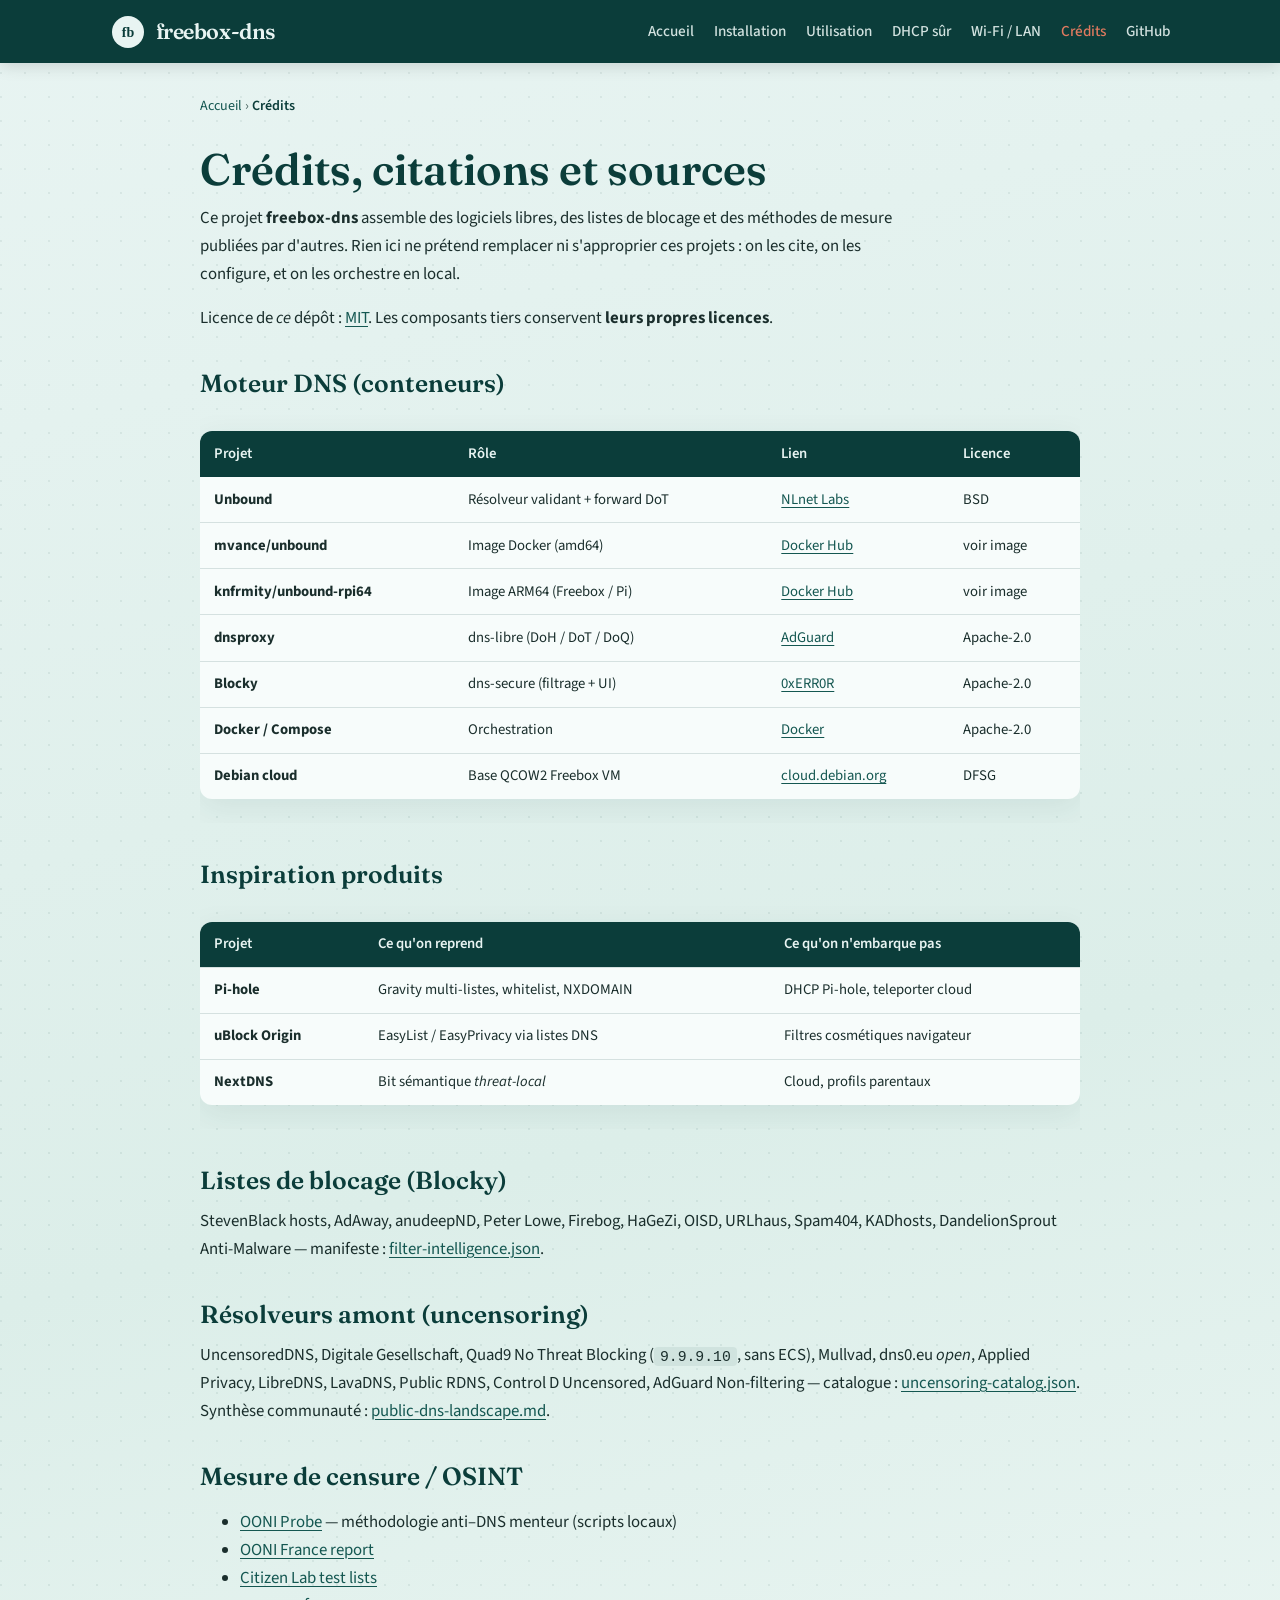
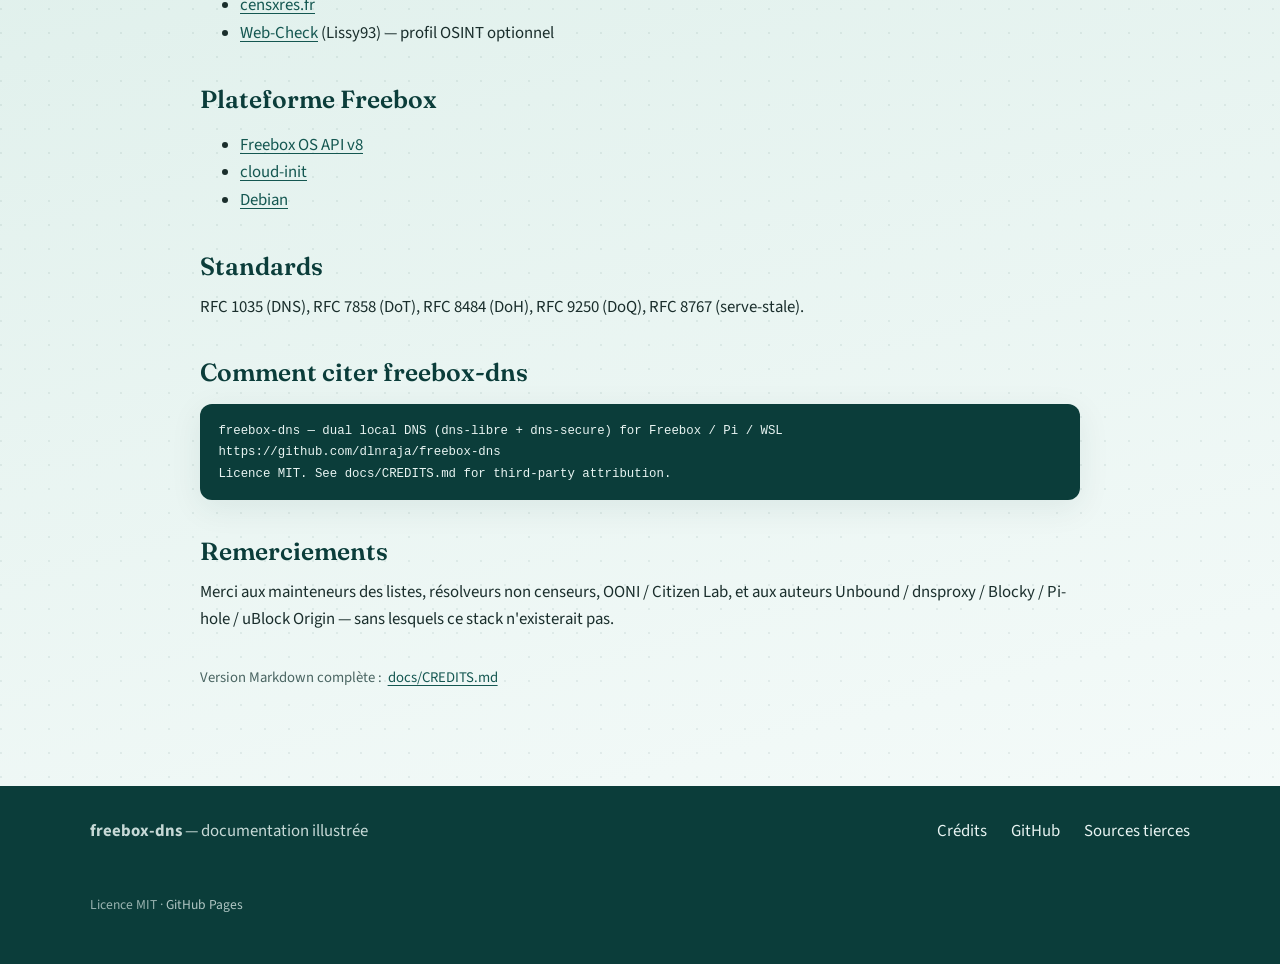
<file: site/credits.html>
<!DOCTYPE html>
<html lang="fr">
<head>
  <meta charset="UTF-8">
  <meta name="viewport" content="width=device-width, initial-scale=1">
  <title>Crédits et sources — freebox-dns</title>
  <meta name="description" content="Attribution des logiciels libres, listes de blocage et méthodes cités par freebox-dns.">
  <link rel="preconnect" href="https://fonts.googleapis.com">
  <link rel="preconnect" href="https://fonts.gstatic.com" crossorigin>
  <link href="https://fonts.googleapis.com/css2?family=Fraunces:opsz,wght@9..144,600;9..144,700&family=Source+Sans+3:wght@400;500;600;700&display=swap" rel="stylesheet">
  <link rel="stylesheet" href="assets/style.css">
</head>
<body>
  <header class="site-header">
    <div class="header-inner">
      <a class="brand" href="index.html">
        <svg class="brand-mark" viewBox="0 0 36 36" aria-hidden="true"><circle cx="18" cy="18" r="16" fill="#E8F4F2"/><text x="18" y="23" text-anchor="middle" font-family="Georgia,serif" font-size="14" font-weight="700" fill="#0B3D3A">fb</text></svg>
        <span class="brand-text">freebox-dns</span>
      </a>
      <button class="nav-toggle" type="button" aria-expanded="false" aria-controls="site-nav" aria-label="Menu">☰</button>
      <nav id="site-nav" class="site-nav" aria-label="Navigation principale">
        <ul>
          <li><a href="index.html">Accueil</a></li>
          <li><a href="guides/install.html">Installation</a></li>
          <li><a href="guides/usage.html">Utilisation</a></li>
          <li><a href="guides/dhcp-safe.html">DHCP sûr</a></li>
          <li><a href="guides/wifi-lan.html">Wi‑Fi / LAN</a></li>
          <li><a href="credits.html" aria-current="page">Crédits</a></li>
          <li><a href="https://github.com/dlnraja/freebox-dns">GitHub</a></li>
        </ul>
      </nav>
    </div>
  </header>

  <main>
    <nav class="breadcrumb" aria-label="Fil d'Ariane">
      <a href="index.html">Accueil</a> › <span aria-current="page">Crédits</span>
    </nav>

    <h1>Crédits, citations et sources</h1>
    <p class="credits-intro">Ce projet <strong>freebox-dns</strong> assemble des logiciels libres, des listes de blocage et des méthodes de mesure publiées par d'autres. Rien ici ne prétend remplacer ni s'approprier ces projets : on les cite, on les configure, et on les orchestre en local.</p>
    <p>Licence de <em>ce</em> dépôt : <a href="https://github.com/dlnraja/freebox-dns/blob/main/LICENSE">MIT</a>. Les composants tiers conservent <strong>leurs propres licences</strong>.</p>

    <h2 id="sources">Moteur DNS (conteneurs)</h2>
    <div class="credits-table-wrap">
      <table>
        <thead><tr><th>Projet</th><th>Rôle</th><th>Lien</th><th>Licence</th></tr></thead>
        <tbody>
          <tr><td><strong>Unbound</strong></td><td>Résolveur validant + forward DoT</td><td><a href="https://www.nlnetlabs.nl/projects/unbound/">NLnet Labs</a></td><td>BSD</td></tr>
          <tr><td><strong>mvance/unbound</strong></td><td>Image Docker (amd64)</td><td><a href="https://hub.docker.com/r/mvance/unbound">Docker Hub</a></td><td>voir image</td></tr>
          <tr><td><strong>knfrmity/unbound-rpi64</strong></td><td>Image ARM64 (Freebox / Pi)</td><td><a href="https://hub.docker.com/r/knfrmity/unbound-rpi64">Docker Hub</a></td><td>voir image</td></tr>
          <tr><td><strong>dnsproxy</strong></td><td>dns-libre (DoH / DoT / DoQ)</td><td><a href="https://github.com/AdguardTeam/dnsproxy">AdGuard</a></td><td>Apache-2.0</td></tr>
          <tr><td><strong>Blocky</strong></td><td>dns-secure (filtrage + UI)</td><td><a href="https://github.com/0xERR0R/blocky">0xERR0R</a></td><td>Apache-2.0</td></tr>
          <tr><td><strong>Docker / Compose</strong></td><td>Orchestration</td><td><a href="https://docs.docker.com/compose/">Docker</a></td><td>Apache-2.0</td></tr>
          <tr><td><strong>Debian cloud</strong></td><td>Base QCOW2 Freebox VM</td><td><a href="https://cloud.debian.org/">cloud.debian.org</a></td><td>DFSG</td></tr>
        </tbody>
      </table>
    </div>

    <h2>Inspiration produits</h2>
    <div class="credits-table-wrap">
      <table>
        <thead><tr><th>Projet</th><th>Ce qu'on reprend</th><th>Ce qu'on n'embarque pas</th></tr></thead>
        <tbody>
          <tr><td><strong>Pi-hole</strong></td><td>Gravity multi-listes, whitelist, NXDOMAIN</td><td>DHCP Pi-hole, teleporter cloud</td></tr>
          <tr><td><strong>uBlock Origin</strong></td><td>EasyList / EasyPrivacy via listes DNS</td><td>Filtres cosmétiques navigateur</td></tr>
          <tr><td><strong>NextDNS</strong></td><td>Bit sémantique <em>threat-local</em></td><td>Cloud, profils parentaux</td></tr>
        </tbody>
      </table>
    </div>

    <h2>Listes de blocage (Blocky)</h2>
    <p>StevenBlack hosts, AdAway, anudeepND, Peter Lowe, Firebog, HaGeZi, OISD, URLhaus, Spam404, KADhosts, DandelionSprout Anti-Malware — manifeste : <a href="https://github.com/dlnraja/freebox-dns/blob/main/config/blocky/lists/filter-intelligence.json">filter-intelligence.json</a>.</p>

    <h2>Résolveurs amont (uncensoring)</h2>
    <p>UncensoredDNS, Digitale Gesellschaft, Quad9 No Threat Blocking (<code>9.9.9.10</code>, sans ECS), Mullvad, dns0.eu <em>open</em>, Applied Privacy, LibreDNS, LavaDNS, Public RDNS, Control D Uncensored, AdGuard Non-filtering — catalogue : <a href="https://github.com/dlnraja/freebox-dns/blob/main/config/upstreams/uncensoring-catalog.json">uncensoring-catalog.json</a>. Synthèse communauté : <a href="https://github.com/dlnraja/freebox-dns/blob/main/docs/public-dns-landscape.md">public-dns-landscape.md</a>.</p>

    <h2>Mesure de censure / OSINT</h2>
    <ul>
      <li><a href="https://ooni.org/">OONI Probe</a> — méthodologie anti–DNS menteur (scripts locaux)</li>
      <li><a href="https://ooni.org/post/2025-france-report/">OONI France report</a></li>
      <li><a href="https://github.com/citizenlab/test-lists">Citizen Lab test lists</a></li>
      <li><a href="https://censxres.fr/technique/">censxres.fr</a></li>
      <li><a href="https://github.com/Lissy93/web-check">Web-Check</a> (Lissy93) — profil OSINT optionnel</li>
    </ul>

    <h2>Plateforme Freebox</h2>
    <ul>
      <li><a href="https://dev.freebox.fr/">Freebox OS API v8</a></li>
      <li><a href="https://cloud-init.io/">cloud-init</a></li>
      <li><a href="https://www.debian.org/">Debian</a></li>
    </ul>

    <h2>Standards</h2>
    <p>RFC 1035 (DNS), RFC 7858 (DoT), RFC 8484 (DoH), RFC 9250 (DoQ), RFC 8767 (serve-stale).</p>

    <h2>Comment citer freebox-dns</h2>
    <pre><code>freebox-dns — dual local DNS (dns-libre + dns-secure) for Freebox / Pi / WSL
https://github.com/dlnraja/freebox-dns
Licence MIT. See docs/CREDITS.md for third-party attribution.</code></pre>

    <h2>Remerciements</h2>
    <p>Merci aux mainteneurs des listes, résolveurs non censeurs, OONI / Citizen Lab, et aux auteurs Unbound / dnsproxy / Blocky / Pi-hole / uBlock Origin — sans lesquels ce stack n'existerait pas.</p>

    <p class="doc-link">Version Markdown complète : <a href="https://github.com/dlnraja/freebox-dns/blob/main/docs/CREDITS.md">docs/CREDITS.md</a></p>
  </main>

  <footer class="site-footer">
    <div class="footer-inner">
      <div><strong>freebox-dns</strong> — documentation illustrée</div>
      <nav class="footer-links" aria-label="Pied de page">
        <a href="credits.html">Crédits</a>
        <a href="https://github.com/dlnraja/freebox-dns">GitHub</a>
        <a href="credits.html#sources">Sources tierces</a>
      </nav>
      <p class="footer-copy">Licence MIT · <a href="https://dlnraja.github.io/freebox-dns/">GitHub Pages</a></p>
    </div>
  </footer>

  <script src="assets/site.js"></script>
</body>
</html>
</file>
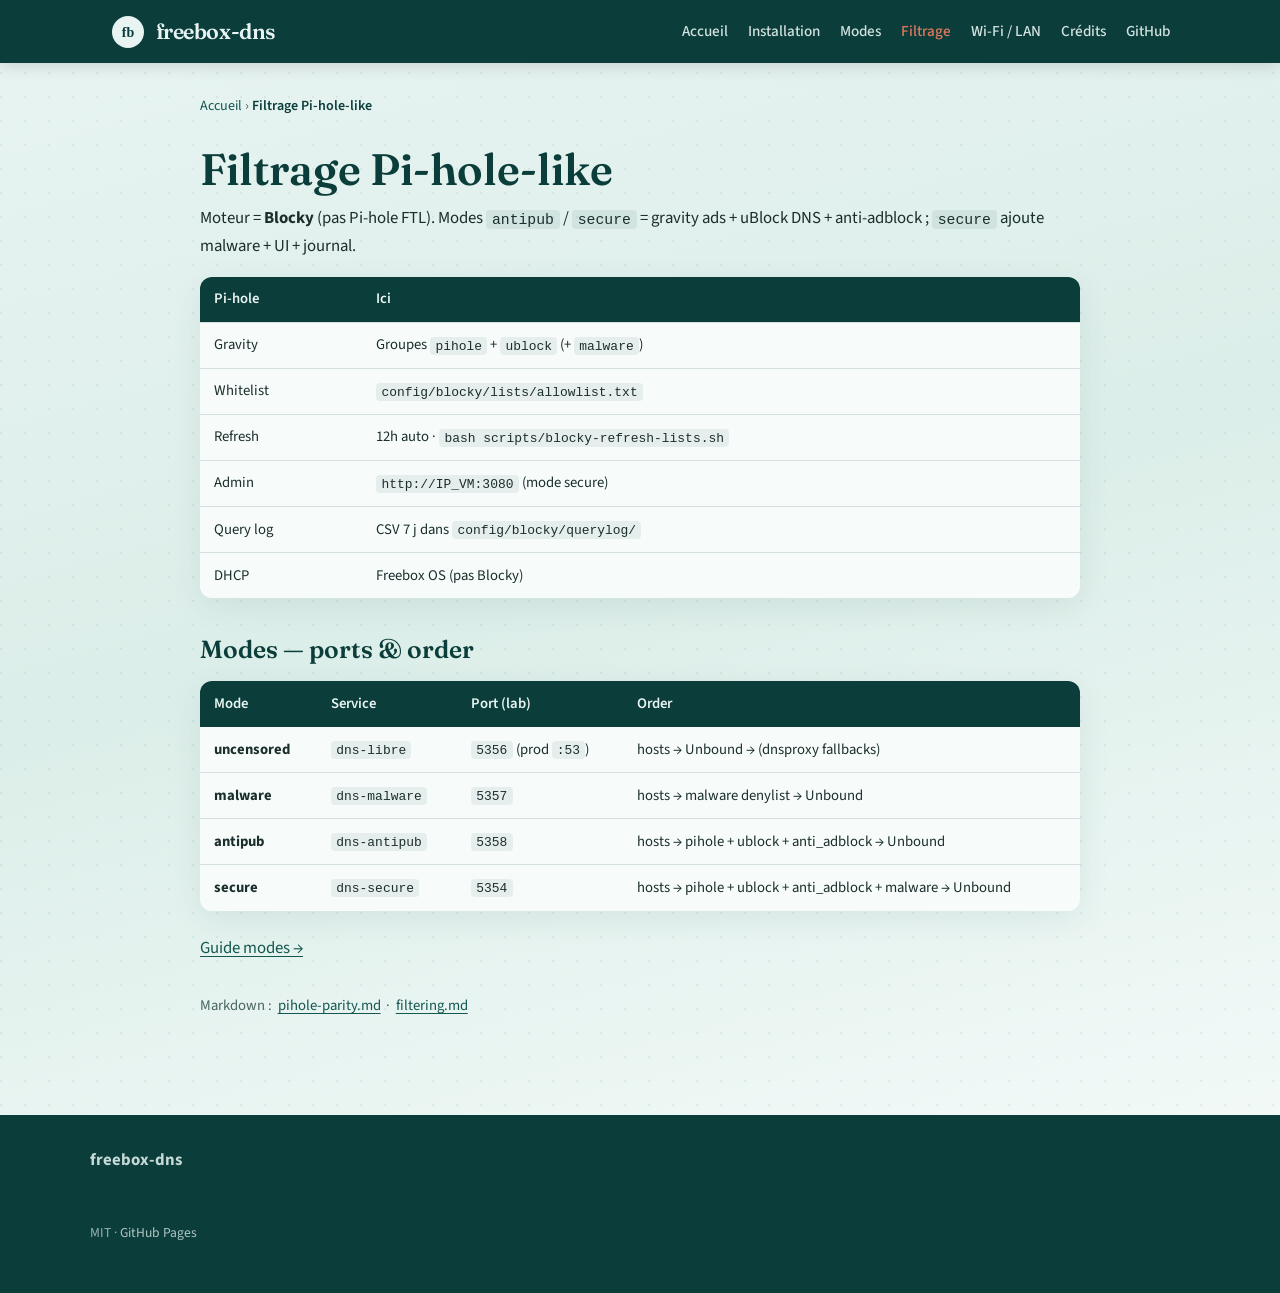
<file: site/guides/filtering.html>
<!DOCTYPE html>
<html lang="fr">
<head>
  <meta charset="UTF-8">
  <meta name="viewport" content="width=device-width, initial-scale=1">
  <title>Filtrage Pi-hole-like — freebox-dns</title>
  <meta name="description" content="Gravity Blocky : Pi-hole + uBlock DNS + anti-adblock. UI :3080, query log CSV, whitelist fichiers.">
  <link rel="preconnect" href="https://fonts.googleapis.com">
  <link rel="preconnect" href="https://fonts.gstatic.com" crossorigin>
  <link href="https://fonts.googleapis.com/css2?family=Fraunces:opsz,wght@9..144,600;9..144,700&family=Source+Sans+3:wght@400;500;600;700&display=swap" rel="stylesheet">
  <link rel="stylesheet" href="../assets/style.css">
</head>
<body>
  <header class="site-header">
    <div class="header-inner">
      <a class="brand" href="../index.html">
        <svg class="brand-mark" viewBox="0 0 36 36" aria-hidden="true"><circle cx="18" cy="18" r="16" fill="#E8F4F2"/><text x="18" y="23" text-anchor="middle" font-family="Georgia,serif" font-size="14" font-weight="700" fill="#0B3D3A">fb</text></svg>
        <span class="brand-text">freebox-dns</span>
      </a>
      <button class="nav-toggle" type="button" aria-expanded="false" aria-controls="site-nav" aria-label="Menu">☰</button>
      <nav id="site-nav" class="site-nav" aria-label="Navigation principale">
        <ul>
          <li><a href="../index.html">Accueil</a></li>
          <li><a href="install.html">Installation</a></li>
          <li><a href="modes.html">Modes</a></li>
          <li><a href="filtering.html" aria-current="page">Filtrage</a></li>
          <li><a href="wifi-lan.html">Wi‑Fi / LAN</a></li>
          <li><a href="../credits.html">Crédits</a></li>
          <li><a href="https://github.com/dlnraja/freebox-dns">GitHub</a></li>
        </ul>
      </nav>
    </div>
  </header>

  <main>
    <nav class="breadcrumb" aria-label="Fil d'Ariane">
      <a href="../index.html">Accueil</a> › <span aria-current="page">Filtrage Pi-hole-like</span>
    </nav>

    <h1>Filtrage Pi-hole-like</h1>
    <p>Moteur = <strong>Blocky</strong> (pas Pi-hole FTL). Modes <code>antipub</code> / <code>secure</code> = gravity ads + uBlock DNS + anti-adblock ; <code>secure</code> ajoute malware + UI + journal.</p>

    <table>
      <thead><tr><th>Pi-hole</th><th>Ici</th></tr></thead>
      <tbody>
        <tr><td>Gravity</td><td>Groupes <code>pihole</code> + <code>ublock</code> (+ <code>malware</code>)</td></tr>
        <tr><td>Whitelist</td><td><code>config/blocky/lists/allowlist.txt</code></td></tr>
        <tr><td>Refresh</td><td>12h auto · <code>bash scripts/blocky-refresh-lists.sh</code></td></tr>
        <tr><td>Admin</td><td><code>http://IP_VM:3080</code> (mode secure)</td></tr>
        <tr><td>Query log</td><td>CSV 7 j dans <code>config/blocky/querylog/</code></td></tr>
        <tr><td>DHCP</td><td>Freebox OS (pas Blocky)</td></tr>
      </tbody>
    </table>

    <h2>Modes — ports &amp; order</h2>
    <table>
      <thead><tr><th>Mode</th><th>Service</th><th>Port (lab)</th><th>Order</th></tr></thead>
      <tbody>
        <tr><td><strong>uncensored</strong></td><td><code>dns-libre</code></td><td><code>5356</code> (prod <code>:53</code>)</td><td>hosts → Unbound → (dnsproxy fallbacks)</td></tr>
        <tr><td><strong>malware</strong></td><td><code>dns-malware</code></td><td><code>5357</code></td><td>hosts → malware denylist → Unbound</td></tr>
        <tr><td><strong>antipub</strong></td><td><code>dns-antipub</code></td><td><code>5358</code></td><td>hosts → pihole + ublock + anti_adblock → Unbound</td></tr>
        <tr><td><strong>secure</strong></td><td><code>dns-secure</code></td><td><code>5354</code></td><td>hosts → pihole + ublock + anti_adblock + malware → Unbound</td></tr>
      </tbody>
    </table>
    <p><a href="modes.html">Guide modes →</a></p>

    <p class="doc-link">Markdown : <a href="https://github.com/dlnraja/freebox-dns/blob/main/docs/pihole-parity.md">pihole-parity.md</a> · <a href="https://github.com/dlnraja/freebox-dns/blob/main/docs/filtering.md">filtering.md</a></p>
  </main>

  <footer class="site-footer">
    <div class="footer-inner">
      <div><strong>freebox-dns</strong></div>
      <p class="footer-copy">MIT · <a href="https://dlnraja.github.io/freebox-dns/">GitHub Pages</a></p>
    </div>
  </footer>
  <script src="../assets/site.js"></script>
</body>
</html>
</file>
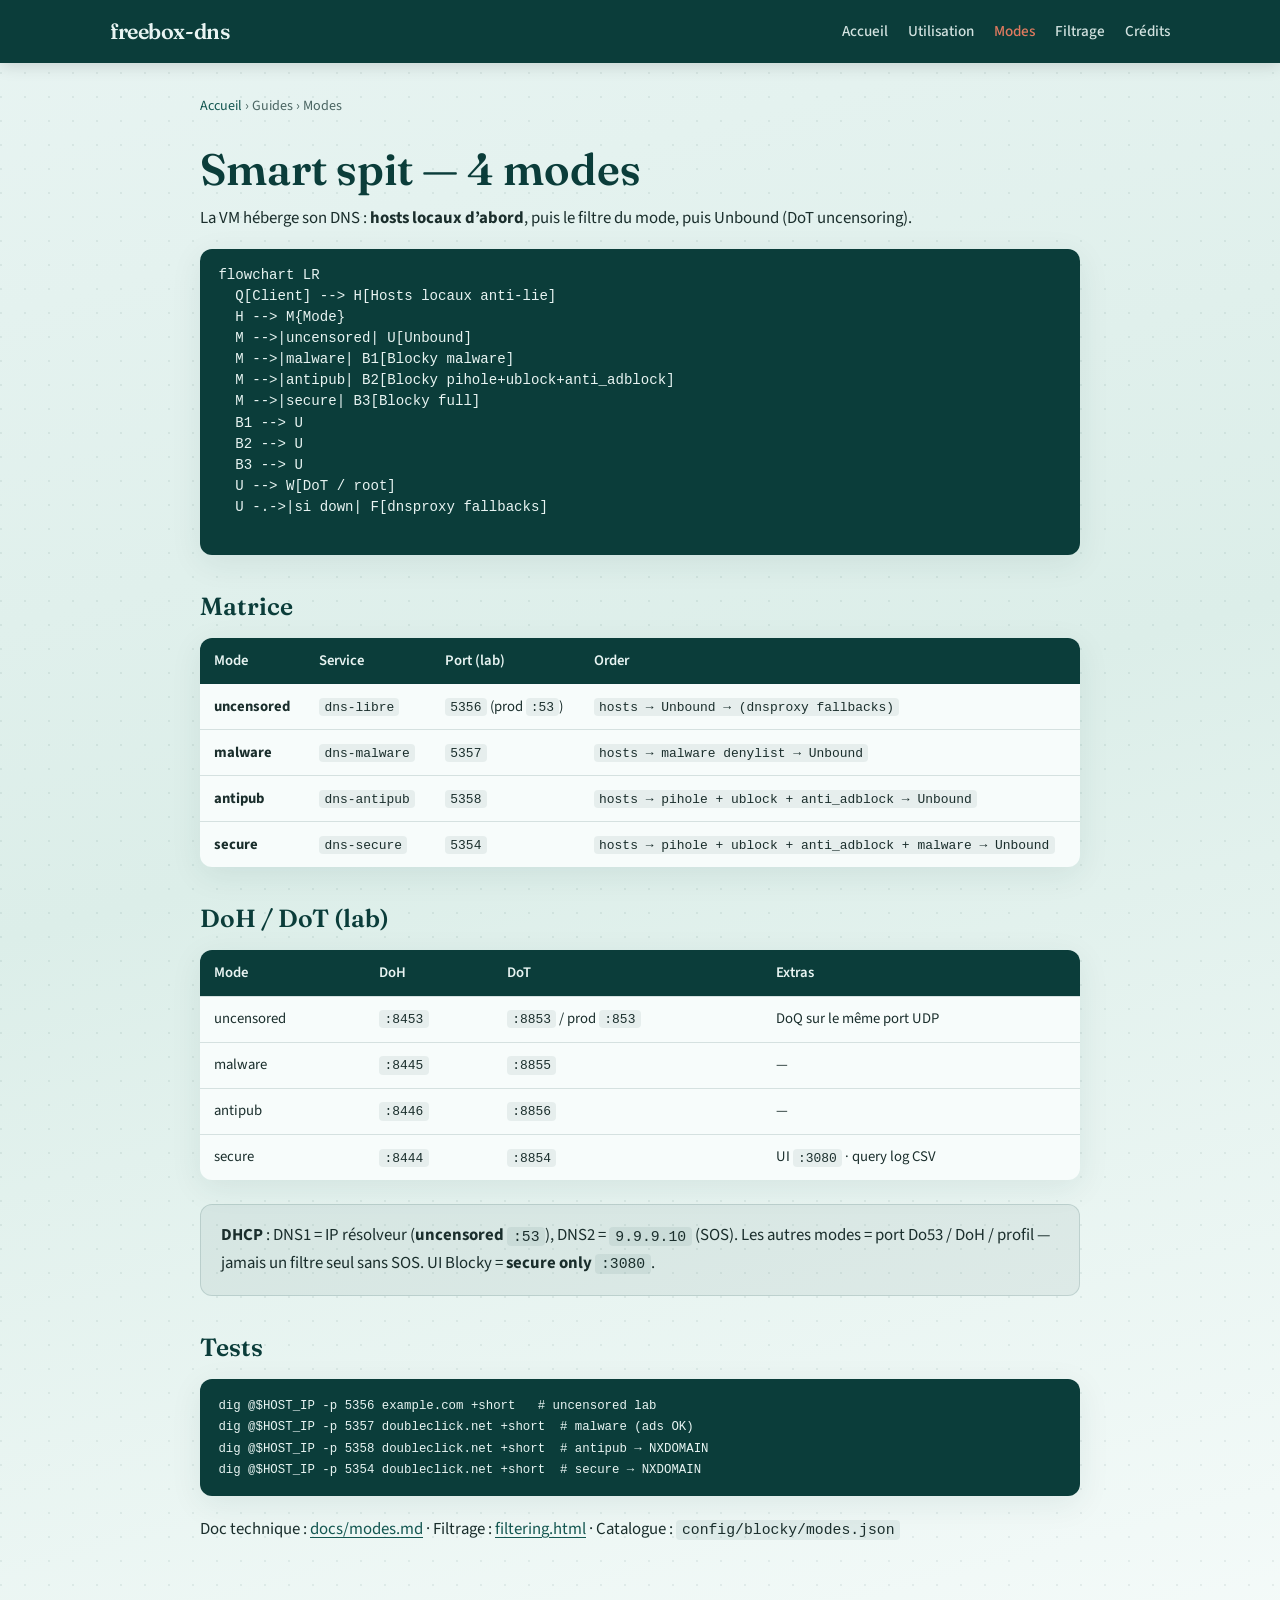
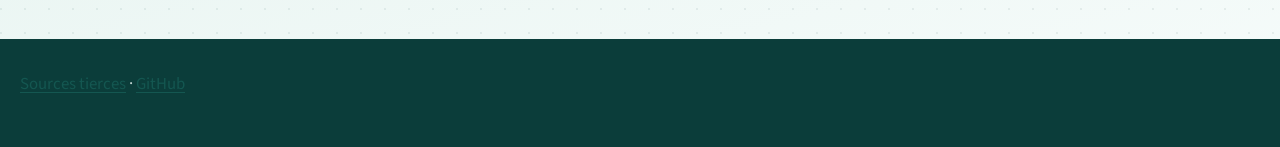
<file: site/guides/modes.html>
<!DOCTYPE html>
<html lang="fr">
<head>
  <meta charset="UTF-8">
  <meta name="viewport" content="width=device-width, initial-scale=1">
  <title>Modes DNS — freebox-dns</title>
  <meta name="description" content="Smart spit : uncensored, malware, antipub, secure — ports et ordre de résolution.">
  <link rel="preconnect" href="https://fonts.googleapis.com">
  <link href="https://fonts.googleapis.com/css2?family=Fraunces:opsz,wght@9..144,700&family=Source+Sans+3:wght@400;600&display=swap" rel="stylesheet">
  <link rel="stylesheet" href="../assets/style.css">
</head>
<body>
  <header class="site-header"><div class="header-inner">
    <a class="brand" href="../index.html"><span class="brand-text">freebox-dns</span></a>
    <nav class="site-nav"><ul>
      <li><a href="../index.html">Accueil</a></li>
      <li><a href="usage.html">Utilisation</a></li>
      <li><a href="modes.html" aria-current="page">Modes</a></li>
      <li><a href="filtering.html">Filtrage</a></li>
      <li><a href="../credits.html">Crédits</a></li>
    </ul></nav>
  </div></header>
  <main class="prose">
    <nav class="breadcrumb"><a href="../index.html">Accueil</a> › Guides › Modes</nav>
    <h1>Smart spit — 4 modes</h1>
    <p>La VM héberge son DNS : <strong>hosts locaux d’abord</strong>, puis le filtre du mode, puis Unbound (DoT uncensoring).</p>

    <pre class="mermaid">
flowchart LR
  Q[Client] --> H[Hosts locaux anti-lie]
  H --> M{Mode}
  M -->|uncensored| U[Unbound]
  M -->|malware| B1[Blocky malware]
  M -->|antipub| B2[Blocky pihole+ublock+anti_adblock]
  M -->|secure| B3[Blocky full]
  B1 --> U
  B2 --> U
  B3 --> U
  U --> W[DoT / root]
  U -.->|si down| F[dnsproxy fallbacks]
    </pre>

    <h2>Matrice</h2>
    <table>
      <thead>
        <tr><th>Mode</th><th>Service</th><th>Port (lab)</th><th>Order</th></tr>
      </thead>
      <tbody>
        <tr>
          <td><strong>uncensored</strong></td>
          <td><code>dns-libre</code></td>
          <td><code>5356</code> (prod <code>:53</code>)</td>
          <td><code>hosts → Unbound → (dnsproxy fallbacks)</code></td>
        </tr>
        <tr>
          <td><strong>malware</strong></td>
          <td><code>dns-malware</code></td>
          <td><code>5357</code></td>
          <td><code>hosts → malware denylist → Unbound</code></td>
        </tr>
        <tr>
          <td><strong>antipub</strong></td>
          <td><code>dns-antipub</code></td>
          <td><code>5358</code></td>
          <td><code>hosts → pihole + ublock + anti_adblock → Unbound</code></td>
        </tr>
        <tr>
          <td><strong>secure</strong></td>
          <td><code>dns-secure</code></td>
          <td><code>5354</code></td>
          <td><code>hosts → pihole + ublock + anti_adblock + malware → Unbound</code></td>
        </tr>
      </tbody>
    </table>

    <h2>DoH / DoT (lab)</h2>
    <table>
      <thead><tr><th>Mode</th><th>DoH</th><th>DoT</th><th>Extras</th></tr></thead>
      <tbody>
        <tr><td>uncensored</td><td><code>:8453</code></td><td><code>:8853</code> / prod <code>:853</code></td><td>DoQ sur le même port UDP</td></tr>
        <tr><td>malware</td><td><code>:8445</code></td><td><code>:8855</code></td><td>—</td></tr>
        <tr><td>antipub</td><td><code>:8446</code></td><td><code>:8856</code></td><td>—</td></tr>
        <tr><td>secure</td><td><code>:8444</code></td><td><code>:8854</code></td><td>UI <code>:3080</code> · query log CSV</td></tr>
      </tbody>
    </table>

    <div class="callout warn">
      <strong>DHCP</strong> : DNS1 = IP résolveur (<strong>uncensored</strong> <code>:53</code>), DNS2 = <code>9.9.9.10</code> (SOS). Les autres modes = port Do53 / DoH / profil — jamais un filtre seul sans SOS. UI Blocky = <strong>secure only</strong> <code>:3080</code>.
    </div>

    <h2>Tests</h2>
    <pre><code>dig @$HOST_IP -p 5356 example.com +short   # uncensored lab
dig @$HOST_IP -p 5357 doubleclick.net +short  # malware (ads OK)
dig @$HOST_IP -p 5358 doubleclick.net +short  # antipub → NXDOMAIN
dig @$HOST_IP -p 5354 doubleclick.net +short  # secure → NXDOMAIN
</code></pre>

    <p>Doc technique : <a href="https://github.com/dlnraja/freebox-dns/blob/main/docs/modes.md">docs/modes.md</a> · Filtrage : <a href="filtering.html">filtering.html</a> · Catalogue : <code>config/blocky/modes.json</code></p>
  </main>
  <footer class="site-footer"><p><a href="../credits.html">Sources tierces</a> · <a href="https://github.com/dlnraja/freebox-dns">GitHub</a></p></footer>
  <script src="../assets/site.js"></script>
</body>
</html>
</file>
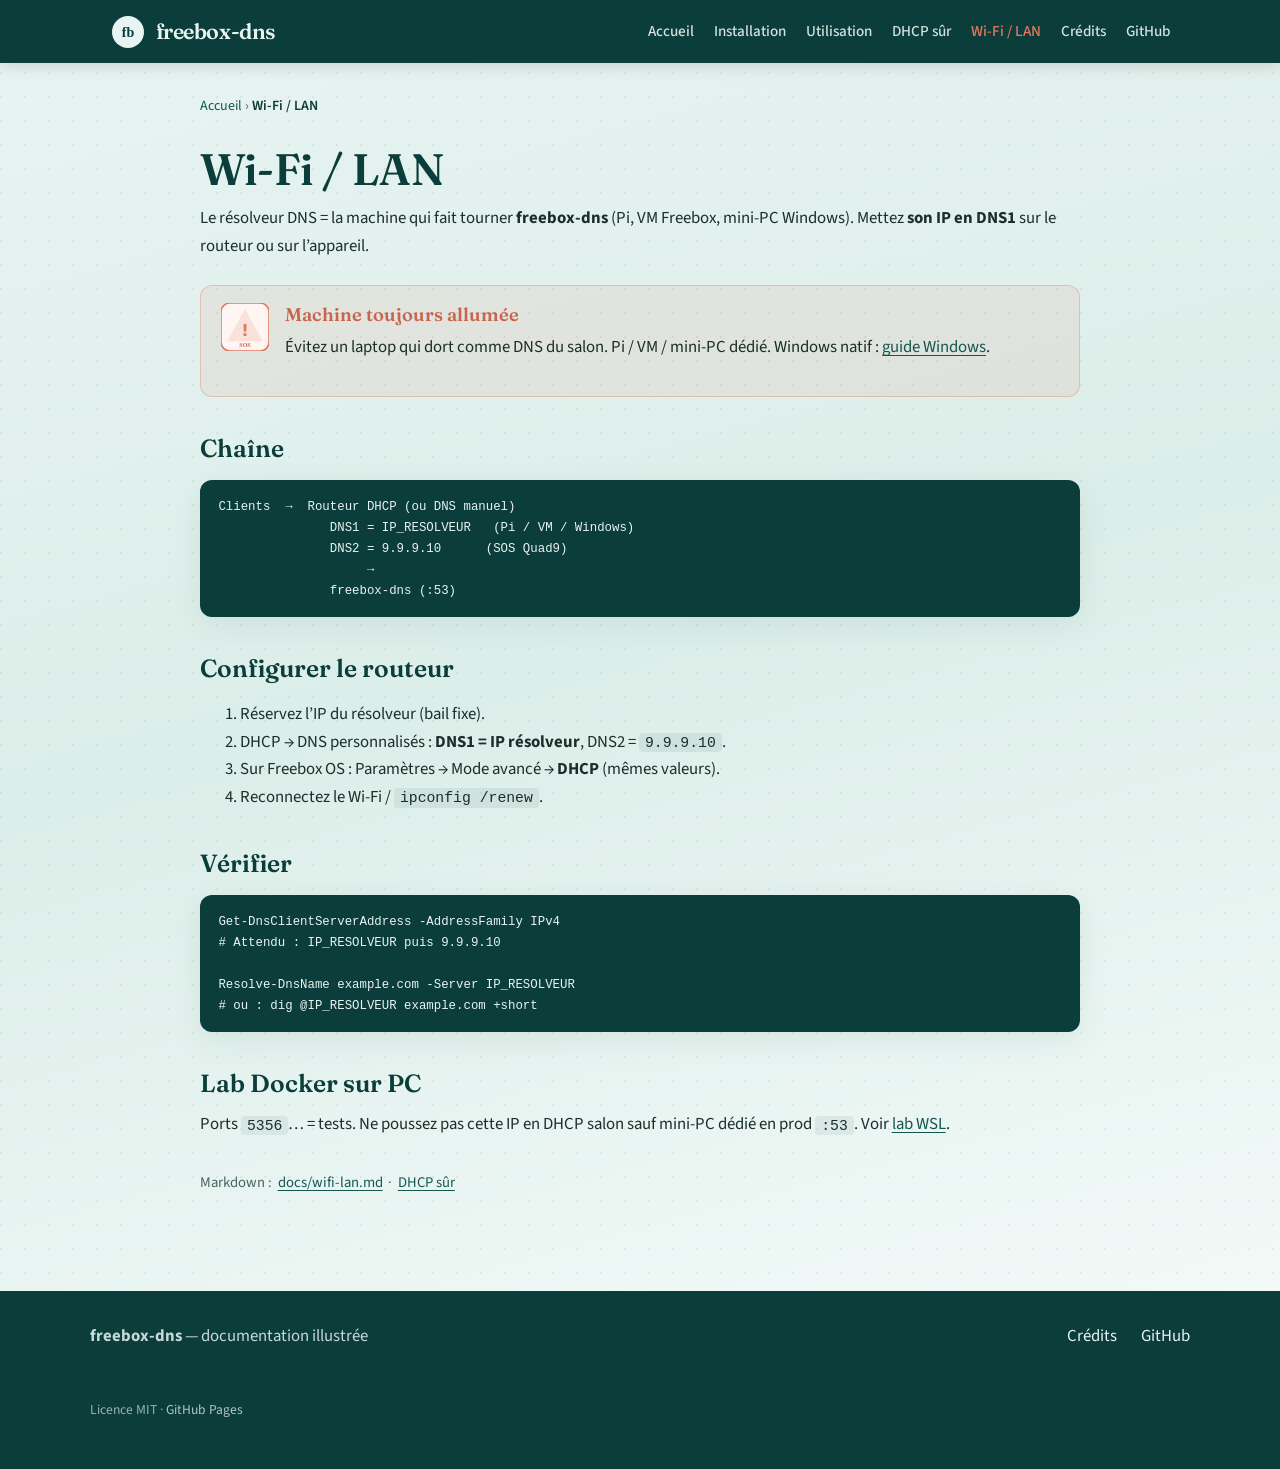
<file: site/guides/wifi-lan.html>
<!DOCTYPE html>
<html lang="fr">
<head>
  <meta charset="UTF-8">
  <meta name="viewport" content="width=device-width, initial-scale=1">
  <title>Wi‑Fi / LAN — freebox-dns</title>
  <meta name="description" content="Mettez l’IP du résolveur en DNS1 sur le routeur ou l’appareil — Pi, VM ou Windows.">
  <link rel="preconnect" href="https://fonts.googleapis.com">
  <link rel="preconnect" href="https://fonts.gstatic.com" crossorigin>
  <link href="https://fonts.googleapis.com/css2?family=Fraunces:opsz,wght@9..144,600;9..144,700&family=Source+Sans+3:wght@400;500;600;700&display=swap" rel="stylesheet">
  <link rel="stylesheet" href="../assets/style.css">
</head>
<body>
  <header class="site-header">
    <div class="header-inner">
      <a class="brand" href="../index.html">
        <svg class="brand-mark" viewBox="0 0 36 36" aria-hidden="true"><circle cx="18" cy="18" r="16" fill="#E8F4F2"/><text x="18" y="23" text-anchor="middle" font-family="Georgia,serif" font-size="14" font-weight="700" fill="#0B3D3A">fb</text></svg>
        <span class="brand-text">freebox-dns</span>
      </a>
      <button class="nav-toggle" type="button" aria-expanded="false" aria-controls="site-nav" aria-label="Menu">☰</button>
      <nav id="site-nav" class="site-nav" aria-label="Navigation principale">
        <ul>
          <li><a href="../index.html">Accueil</a></li>
          <li><a href="install.html">Installation</a></li>
          <li><a href="usage.html">Utilisation</a></li>
          <li><a href="dhcp-safe.html">DHCP sûr</a></li>
          <li><a href="wifi-lan.html" aria-current="page">Wi‑Fi / LAN</a></li>
          <li><a href="../credits.html">Crédits</a></li>
          <li><a href="https://github.com/dlnraja/freebox-dns">GitHub</a></li>
        </ul>
      </nav>
    </div>
  </header>

  <main>
    <nav class="breadcrumb" aria-label="Fil d'Ariane">
      <a href="../index.html">Accueil</a> › <span aria-current="page">Wi‑Fi / LAN</span>
    </nav>

    <h1>Wi‑Fi / LAN</h1>
    <p>Le résolveur DNS = la machine qui fait tourner <strong>freebox-dns</strong> (Pi, VM Freebox, mini-PC Windows).
    Mettez <strong>son IP en DNS1</strong> sur le routeur ou sur l’appareil.</p>

    <div class="callout-warning">
      <img class="callout-icon" src="../assets/warning-sos.svg" width="48" height="48" alt="">
      <div>
        <h3>Machine toujours allumée</h3>
        <p>Évitez un laptop qui dort comme DNS du salon. Pi / VM / mini-PC dédié. Windows natif : <a href="https://github.com/dlnraja/freebox-dns/blob/main/docs/deploy-windows.md">guide Windows</a>.</p>
      </div>
    </div>

    <h2>Chaîne</h2>
    <pre><code>Clients  →  Routeur DHCP (ou DNS manuel)
               DNS1 = IP_RESOLVEUR   (Pi / VM / Windows)
               DNS2 = 9.9.9.10      (SOS Quad9)
                    →
               freebox-dns (:53)</code></pre>

    <h2>Configurer le routeur</h2>
    <ol>
      <li>Réservez l’IP du résolveur (bail fixe).</li>
      <li>DHCP → DNS personnalisés : <strong>DNS1 = IP résolveur</strong>, DNS2 = <code>9.9.9.10</code>.</li>
      <li>Sur Freebox OS : Paramètres → Mode avancé → <strong>DHCP</strong> (mêmes valeurs).</li>
      <li>Reconnectez le Wi‑Fi / <code>ipconfig /renew</code>.</li>
    </ol>

    <h2>Vérifier</h2>
    <pre><code>Get-DnsClientServerAddress -AddressFamily IPv4
# Attendu : IP_RESOLVEUR puis 9.9.9.10

Resolve-DnsName example.com -Server IP_RESOLVEUR
# ou : dig @IP_RESOLVEUR example.com +short</code></pre>

    <h2>Lab Docker sur PC</h2>
    <p>Ports <code>5356</code>… = tests. Ne poussez pas cette IP en DHCP salon sauf mini-PC dédié en prod <code>:53</code>. Voir <a href="deploy-wsl.html">lab WSL</a>.</p>

    <p class="doc-link">Markdown : <a href="https://github.com/dlnraja/freebox-dns/blob/main/docs/wifi-lan.md">docs/wifi-lan.md</a> · <a href="dhcp-safe.html">DHCP sûr</a></p>
  </main>

  <footer class="site-footer">
    <div class="footer-inner">
      <div><strong>freebox-dns</strong> — documentation illustrée</div>
      <nav class="footer-links" aria-label="Pied de page">
        <a href="../credits.html">Crédits</a>
        <a href="https://github.com/dlnraja/freebox-dns">GitHub</a>
      </nav>
      <p class="footer-copy">Licence MIT · <a href="https://dlnraja.github.io/freebox-dns/">GitHub Pages</a></p>
    </div>
  </footer>
  <script src="../assets/site.js"></script>
</body>
</html>
</file>
<file: site/assets/style.css>
/* freebox-dns — GitHub Pages docs site */
:root {
  --ink: #0B3D3A;
  --ink-light: #145751;
  --surface: #E8F4F2;
  --surface-2: #d4ebe6;
  --white: #f7fcfb;
  --coral: #E07A5F;
  --coral-dark: #c8654c;
  --text: #1a2e2c;
  --muted: #4a6562;
  --border: rgba(11, 61, 58, 0.14);
  --shadow: 0 8px 32px rgba(11, 61, 58, 0.08);
  --radius: 12px;
  --font-display: "Fraunces", Georgia, serif;
  --font-body: "Source Sans 3", system-ui, sans-serif;
  --max-width: 920px;
}

*, *::before, *::after { box-sizing: border-box; }

html {
  scroll-behavior: smooth;
}

body {
  margin: 0;
  font-family: var(--font-body);
  font-size: 1.05rem;
  line-height: 1.65;
  color: var(--text);
  background-color: var(--surface);
  background-image:
    radial-gradient(circle at 1px 1px, rgba(11, 61, 58, 0.07) 1px, transparent 0),
    linear-gradient(165deg, var(--surface) 0%, #dceee9 45%, var(--white) 100%);
  background-size: 24px 24px, 100% 100%;
  min-height: 100vh;
}

img, svg { max-width: 100%; height: auto; }

a {
  color: var(--ink-light);
  text-decoration-thickness: 1px;
  text-underline-offset: 3px;
}

a:hover { color: var(--coral-dark); }

h1, h2, h3, h4 {
  font-family: var(--font-display);
  color: var(--ink);
  line-height: 1.25;
  font-weight: 600;
}

h1 { font-size: clamp(2rem, 5vw, 2.75rem); margin: 0 0 0.5rem; }
h2 { font-size: 1.55rem; margin: 2.25rem 0 0.75rem; }
h3 { font-size: 1.15rem; margin: 1.5rem 0 0.5rem; }

p { margin: 0 0 1rem; }

code {
  font-family: ui-monospace, "Cascadia Code", Consolas, monospace;
  font-size: 0.88em;
  background: rgba(11, 61, 58, 0.07);
  padding: 0.12em 0.4em;
  border-radius: 4px;
}

pre {
  background: var(--ink);
  color: var(--surface);
  padding: 1rem 1.15rem;
  border-radius: var(--radius);
  overflow-x: auto;
  font-size: 0.88rem;
  line-height: 1.5;
  margin: 1rem 0 1.25rem;
  box-shadow: var(--shadow);
}

pre code {
  background: none;
  padding: 0;
  color: inherit;
}

/* Header & nav */
.site-header {
  background: var(--ink);
  color: var(--surface);
  position: sticky;
  top: 0;
  z-index: 100;
  box-shadow: 0 2px 16px rgba(0, 0, 0, 0.15);
}

.header-inner {
  max-width: 1100px;
  margin: 0 auto;
  padding: 0.85rem 1.25rem;
  display: flex;
  align-items: center;
  justify-content: space-between;
  gap: 1rem;
}

.brand {
  display: flex;
  align-items: center;
  gap: 0.6rem;
  text-decoration: none;
  color: var(--surface);
}

.brand:hover { color: var(--white); }

.brand-mark {
  width: 36px;
  height: 36px;
  flex-shrink: 0;
}

.brand-text {
  font-family: var(--font-display);
  font-size: 1.35rem;
  font-weight: 600;
  letter-spacing: -0.02em;
}

.nav-toggle {
  display: none;
  background: transparent;
  border: 1px solid rgba(232, 244, 242, 0.35);
  color: var(--surface);
  padding: 0.45rem 0.65rem;
  border-radius: 8px;
  cursor: pointer;
  font-size: 1.2rem;
}

.site-nav ul {
  list-style: none;
  margin: 0;
  padding: 0;
  display: flex;
  flex-wrap: wrap;
  gap: 0.25rem 1.25rem;
}

.site-nav a {
  color: rgba(232, 244, 242, 0.9);
  text-decoration: none;
  font-size: 0.95rem;
  font-weight: 500;
}

.site-nav a:hover,
.site-nav a[aria-current="page"] {
  color: var(--coral);
}

/* Main layout */
main {
  max-width: var(--max-width);
  margin: 0 auto;
  padding: 2rem 1.25rem 3rem;
}

.hero {
  text-align: center;
  padding: 2.5rem 0 2rem;
}

.hero-sub {
  font-size: 1.1rem;
  color: var(--muted);
  max-width: 640px;
  margin: 0 auto 1.5rem;
}

.hero-en {
  font-size: 0.95rem;
  color: var(--muted);
  font-style: italic;
  margin-bottom: 2rem;
}

.badge-row {
  display: flex;
  flex-wrap: wrap;
  justify-content: center;
  gap: 0.5rem;
  margin-bottom: 1.75rem;
}

.badge {
  display: inline-block;
  background: var(--white);
  border: 1px solid var(--border);
  padding: 0.3rem 0.75rem;
  border-radius: 999px;
  font-size: 0.82rem;
  font-weight: 600;
  color: var(--ink);
}

/* Cards & grids */
.card-grid {
  display: grid;
  grid-template-columns: repeat(auto-fit, minmax(260px, 1fr));
  gap: 1.25rem;
  margin: 2rem 0;
}

.card {
  background: var(--white);
  border: 1px solid var(--border);
  border-radius: var(--radius);
  padding: 1.35rem;
  box-shadow: var(--shadow);
  transition: transform 0.15s, box-shadow 0.15s;
}

.card:hover {
  transform: translateY(-2px);
  box-shadow: 0 12px 40px rgba(11, 61, 58, 0.12);
}

.card-icon {
  width: 56px;
  height: 56px;
  margin-bottom: 0.75rem;
}

.card h3 { margin-top: 0; }

.card-link {
  display: inline-block;
  margin-top: 0.5rem;
  font-weight: 600;
  color: var(--coral);
  text-decoration: none;
}

.card-link:hover { color: var(--coral-dark); }

/* CTAs */
.cta-row {
  display: flex;
  flex-wrap: wrap;
  gap: 0.75rem;
  justify-content: center;
  margin: 2rem 0;
}

.btn {
  display: inline-flex;
  align-items: center;
  gap: 0.4rem;
  padding: 0.7rem 1.35rem;
  border-radius: 999px;
  font-weight: 600;
  font-size: 0.95rem;
  text-decoration: none;
  border: 2px solid transparent;
  transition: background 0.15s, color 0.15s, border-color 0.15s;
}

.btn-primary {
  background: var(--coral);
  color: var(--white);
}

.btn-primary:hover {
  background: var(--coral-dark);
  color: var(--white);
}

.btn-secondary {
  background: transparent;
  color: var(--ink);
  border-color: var(--ink);
}

.btn-secondary:hover {
  background: var(--ink);
  color: var(--surface);
}

/* Breadcrumb */
.breadcrumb {
  font-size: 0.88rem;
  color: var(--muted);
  margin-bottom: 1.5rem;
}

.breadcrumb a {
  color: var(--ink-light);
  text-decoration: none;
}

.breadcrumb a:hover { text-decoration: underline; }

.breadcrumb span[aria-current="page"] {
  color: var(--ink);
  font-weight: 600;
}

/* Content boxes */
.prereq-box,
.callout,
.callout-warning {
  border-radius: var(--radius);
  padding: 1.1rem 1.25rem;
  margin: 1.5rem 0;
}

.prereq-box {
  background: var(--white);
  border-left: 4px solid var(--ink-light);
  box-shadow: var(--shadow);
}

.prereq-box h3 { margin-top: 0; }

.callout {
  background: rgba(11, 61, 58, 0.06);
  border: 1px solid var(--border);
}

.callout-warning {
  background: rgba(224, 122, 95, 0.1);
  border: 1px solid rgba(224, 122, 95, 0.35);
  display: flex;
  gap: 1rem;
  align-items: flex-start;
}

.callout-warning .callout-icon {
  width: 48px;
  flex-shrink: 0;
}

.callout-warning h3 {
  margin-top: 0;
  color: var(--coral-dark);
}

/* Step cards */
.steps {
  display: flex;
  flex-direction: column;
  gap: 1.25rem;
  margin: 2rem 0;
}

.step-card {
  display: grid;
  grid-template-columns: auto 1fr;
  gap: 1.25rem;
  background: var(--white);
  border: 1px solid var(--border);
  border-radius: var(--radius);
  padding: 1.25rem;
  box-shadow: var(--shadow);
}

.step-num {
  width: 48px;
  height: 48px;
  background: var(--ink);
  color: var(--surface);
  border-radius: 50%;
  display: flex;
  align-items: center;
  justify-content: center;
  font-family: var(--font-display);
  font-size: 1.25rem;
  font-weight: 700;
  flex-shrink: 0;
}

.step-visual {
  width: 64px;
  height: 64px;
  margin-bottom: 0.5rem;
}

.step-content h3 { margin-top: 0; }

/* Tables */
table {
  width: 100%;
  border-collapse: collapse;
  margin: 1rem 0 1.5rem;
  font-size: 0.92rem;
  background: var(--white);
  border-radius: var(--radius);
  overflow: hidden;
  box-shadow: var(--shadow);
}

th, td {
  padding: 0.65rem 0.85rem;
  text-align: left;
  border-bottom: 1px solid var(--border);
}

th {
  background: var(--ink);
  color: var(--surface);
  font-weight: 600;
}

tr:last-child td { border-bottom: none; }

/* Mermaid */
.mermaid-wrap {
  background: var(--white);
  border: 1px solid var(--border);
  border-radius: var(--radius);
  padding: 1.5rem;
  margin: 1.5rem 0;
  overflow-x: auto;
  box-shadow: var(--shadow);
}

/* Illustration hero */
.hero-illus {
  max-width: 480px;
  margin: 0 auto 1.5rem;
}

/* Sources section */
.sources-section {
  margin-top: 3rem;
  padding-top: 2rem;
  border-top: 2px solid var(--border);
}

.sources-section h2 { font-size: 1.3rem; }

.sources-section ul {
  padding-left: 1.25rem;
}

.doc-link {
  display: inline-flex;
  align-items: center;
  gap: 0.35rem;
  margin-top: 1rem;
  font-size: 0.92rem;
  color: var(--muted);
}

/* Footer */
.site-footer {
  background: var(--ink);
  color: rgba(232, 244, 242, 0.85);
  padding: 2rem 1.25rem;
  margin-top: 2rem;
}

.footer-inner {
  max-width: 1100px;
  margin: 0 auto;
  display: flex;
  flex-wrap: wrap;
  justify-content: space-between;
  gap: 1.5rem;
}

.footer-inner a {
  color: var(--surface);
  text-decoration: none;
}

.footer-inner a:hover { color: var(--coral); }

.footer-links {
  display: flex;
  flex-wrap: wrap;
  gap: 0.75rem 1.5rem;
}

.footer-copy {
  font-size: 0.85rem;
  opacity: 0.75;
  margin-top: 1.5rem;
  width: 100%;
}

/* Credits page */
.credits-table-wrap {
  overflow-x: auto;
  margin: 1rem 0 2rem;
}

.credits-intro {
  font-size: 1.05rem;
  max-width: 720px;
}

/* Mobile */
@media (max-width: 720px) {
  .nav-toggle { display: block; }

  .site-nav {
    display: none;
    position: absolute;
    top: 100%;
    left: 0;
    right: 0;
    background: var(--ink);
    padding: 1rem 1.25rem 1.25rem;
    border-top: 1px solid rgba(232, 244, 242, 0.1);
  }

  .site-nav.is-open { display: block; }

  .site-nav ul {
    flex-direction: column;
    gap: 0.75rem;
  }

  .header-inner { position: relative; flex-wrap: wrap; }

  .step-card {
    grid-template-columns: 1fr;
  }

  .step-num { width: 40px; height: 40px; font-size: 1.1rem; }
}
</file>
